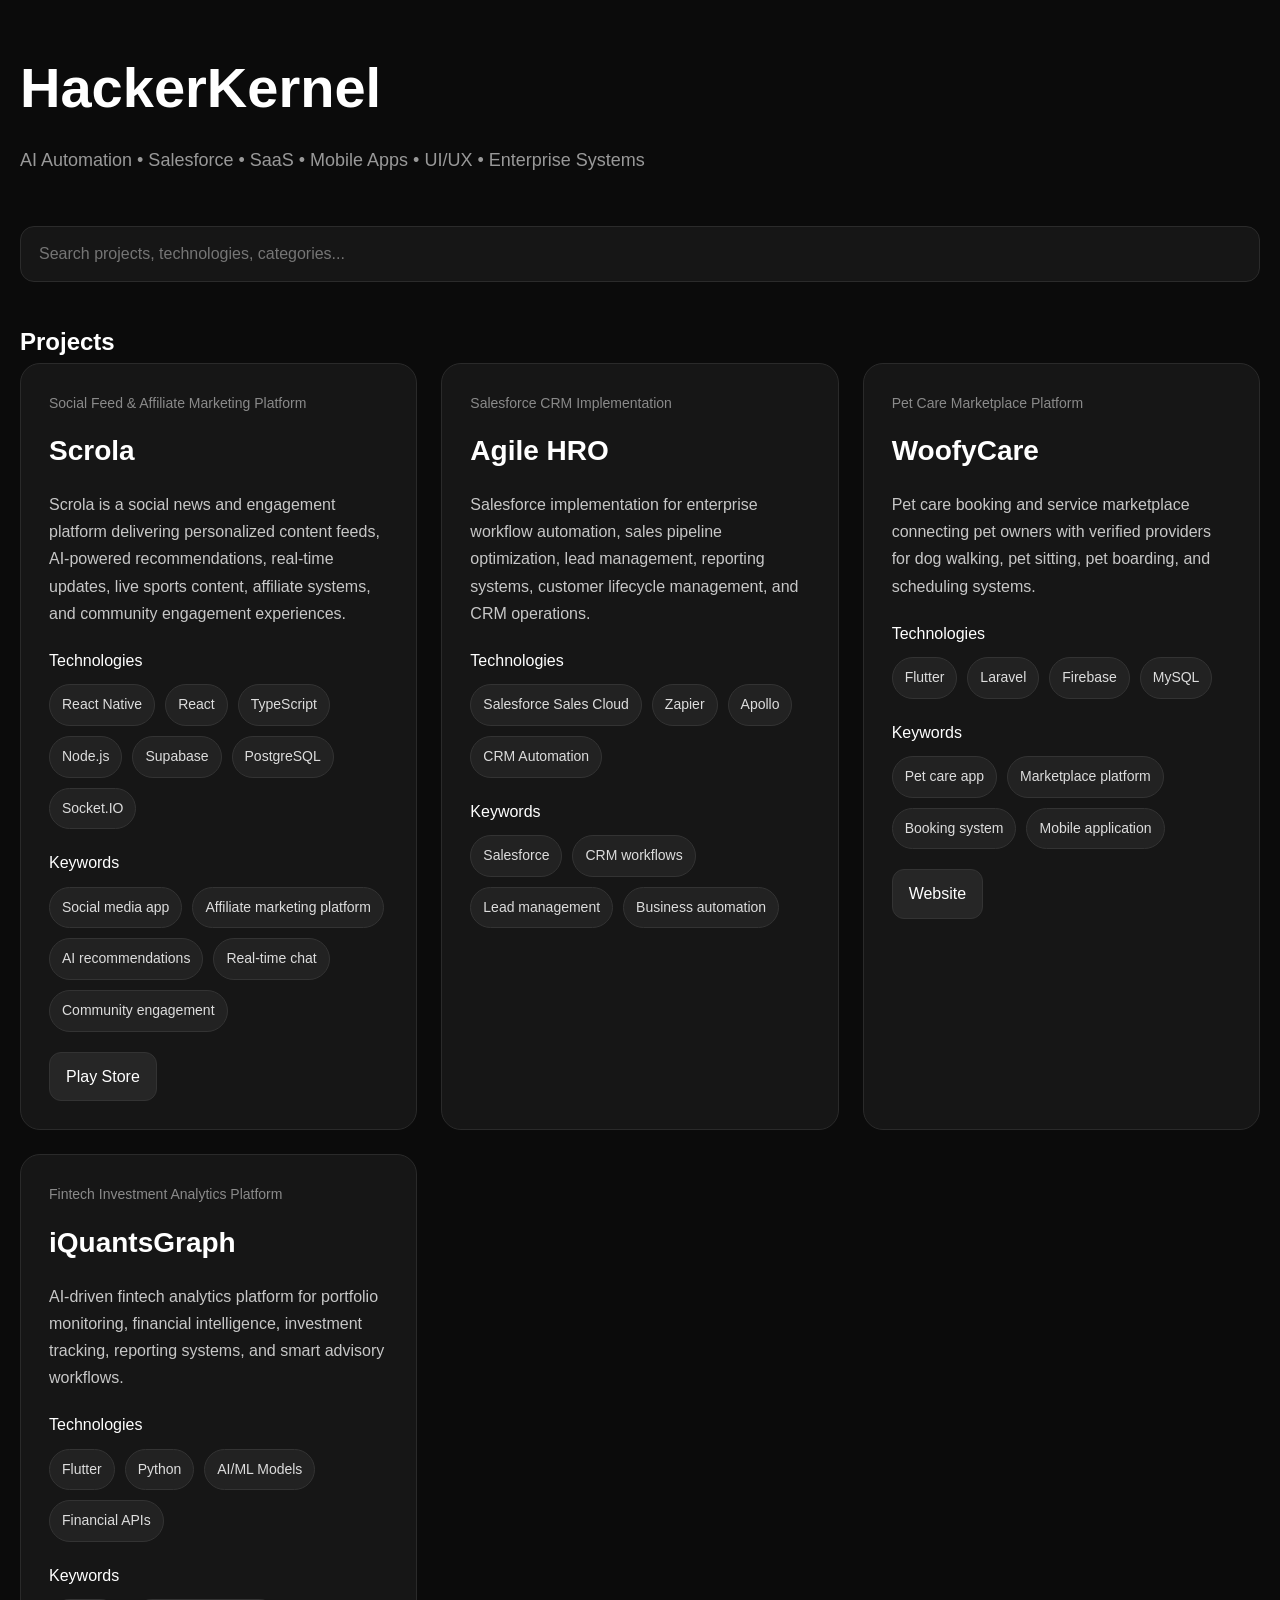
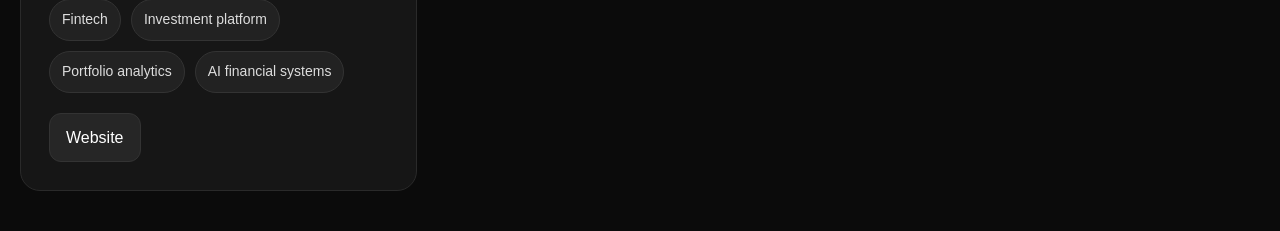
<file: index.html>
<!-- index.html -->

<!DOCTYPE html>
<html lang="en">
<head>
  <meta charset="UTF-8" />
  <meta name="viewport" content="width=device-width, initial-scale=1.0" />

  <title>HackerKernel - Technology Portfolio</title>

  <meta
    name="description"
    content="AI automation, Salesforce, SaaS, fintech, healthcare, mobile apps, UI/UX, and enterprise engineering portfolio."
  />

  <link rel="stylesheet" href="styles.css" />
</head>
<body>

  <div class="container">

    <header>
      <h1>HackerKernel</h1>

      <p class="subtitle">
        AI Automation • Salesforce • SaaS • Mobile Apps • UI/UX • Enterprise Systems
      </p>
    </header>

    <section class="search-section">
      <input
        type="text"
        id="searchInput"
        placeholder="Search projects, technologies, categories..."
      />
    </section>

    <section>
      <h2>Projects</h2>

      <div id="projectsGrid" class="grid"></div>
    </section>

  </div>

  <script src="script.js"></script>

</body>
</html>
</file>
<file: styles.css>
/* styles.css */

* {
  margin: 0;
  padding: 0;
  box-sizing: border-box;
}

body {
  background: #0b0b0b;
  color: white;
  font-family: Arial, sans-serif;
  line-height: 1.7;
}

.container {
  max-width: 1300px;
  margin: auto;
  padding: 40px 20px;
}

header {
  margin-bottom: 50px;
}

h1 {
  font-size: 56px;
  margin-bottom: 10px;
}

.subtitle {
  color: #999;
  font-size: 18px;
}

.search-section {
  margin-bottom: 40px;
}

#searchInput {
  width: 100%;
  padding: 18px;
  border-radius: 14px;
  border: 1px solid #2b2b2b;
  background: #161616;
  color: white;
  font-size: 16px;
  outline: none;
}

#searchInput:focus {
  border-color: #666;
}

.grid {
  display: grid;
  grid-template-columns: repeat(auto-fit, minmax(380px, 1fr));
  gap: 24px;
}

.card {
  background: #161616;
  border: 1px solid #2a2a2a;
  border-radius: 20px;
  padding: 28px;
  transition: 0.2s;
}

.card:hover {
  border-color: #666;
}

.category {
  color: #8a8a8a;
  font-size: 14px;
  margin-bottom: 12px;
}

.card h3 {
  margin-bottom: 16px;
  font-size: 28px;
}

.description {
  color: #c7c7c7;
  margin-bottom: 20px;
}

.section-title {
  margin-bottom: 10px;
  font-size: 16px;
  color: white;
}

.tags {
  display: flex;
  flex-wrap: wrap;
  gap: 10px;
  margin-bottom: 20px;
}

.tag {
  background: #222;
  border: 1px solid #333;
  padding: 8px 12px;
  border-radius: 999px;
  font-size: 14px;
  color: #ddd;
}

.links {
  display: flex;
  flex-wrap: wrap;
  gap: 12px;
  margin-top: 20px;
}

.links a {
  text-decoration: none;
  color: white;
  background: #262626;
  padding: 10px 16px;
  border-radius: 12px;
  border: 1px solid #333;
}

.links a:hover {
  border-color: #777;
}
</file>
